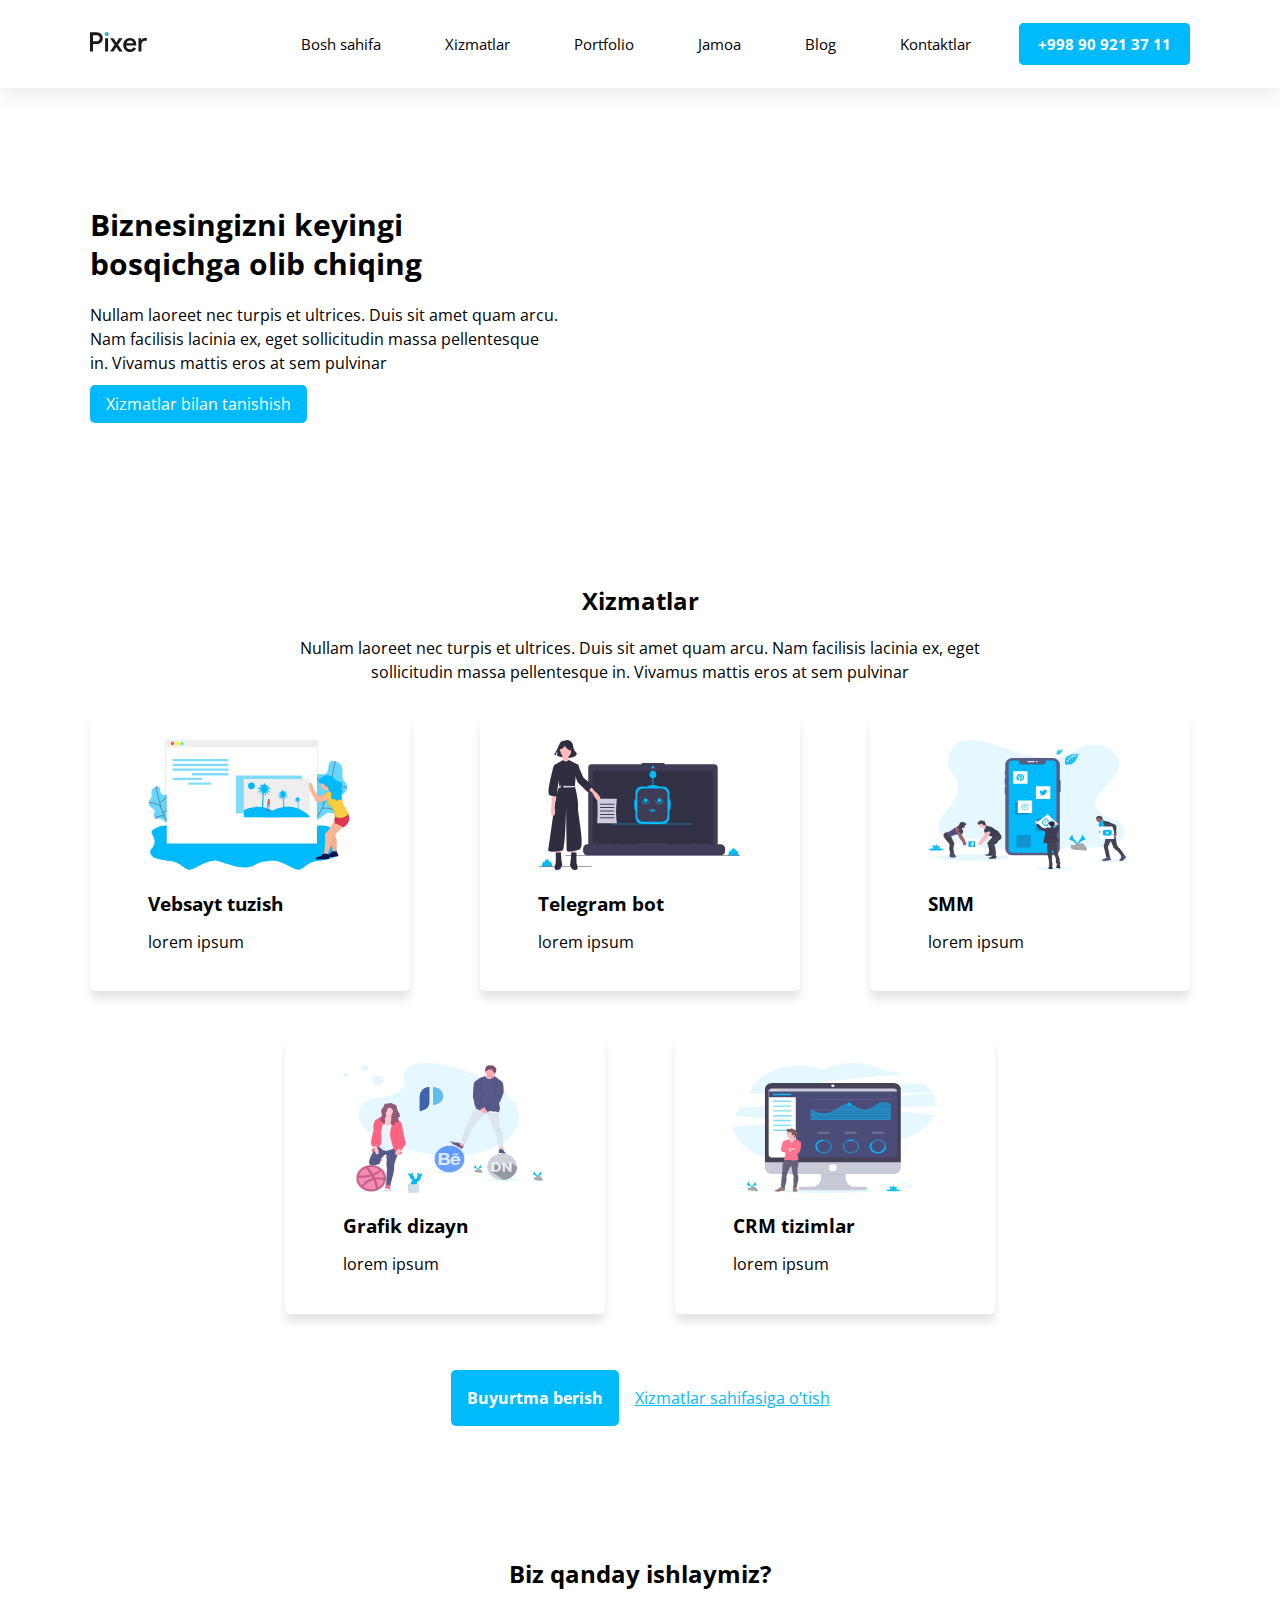
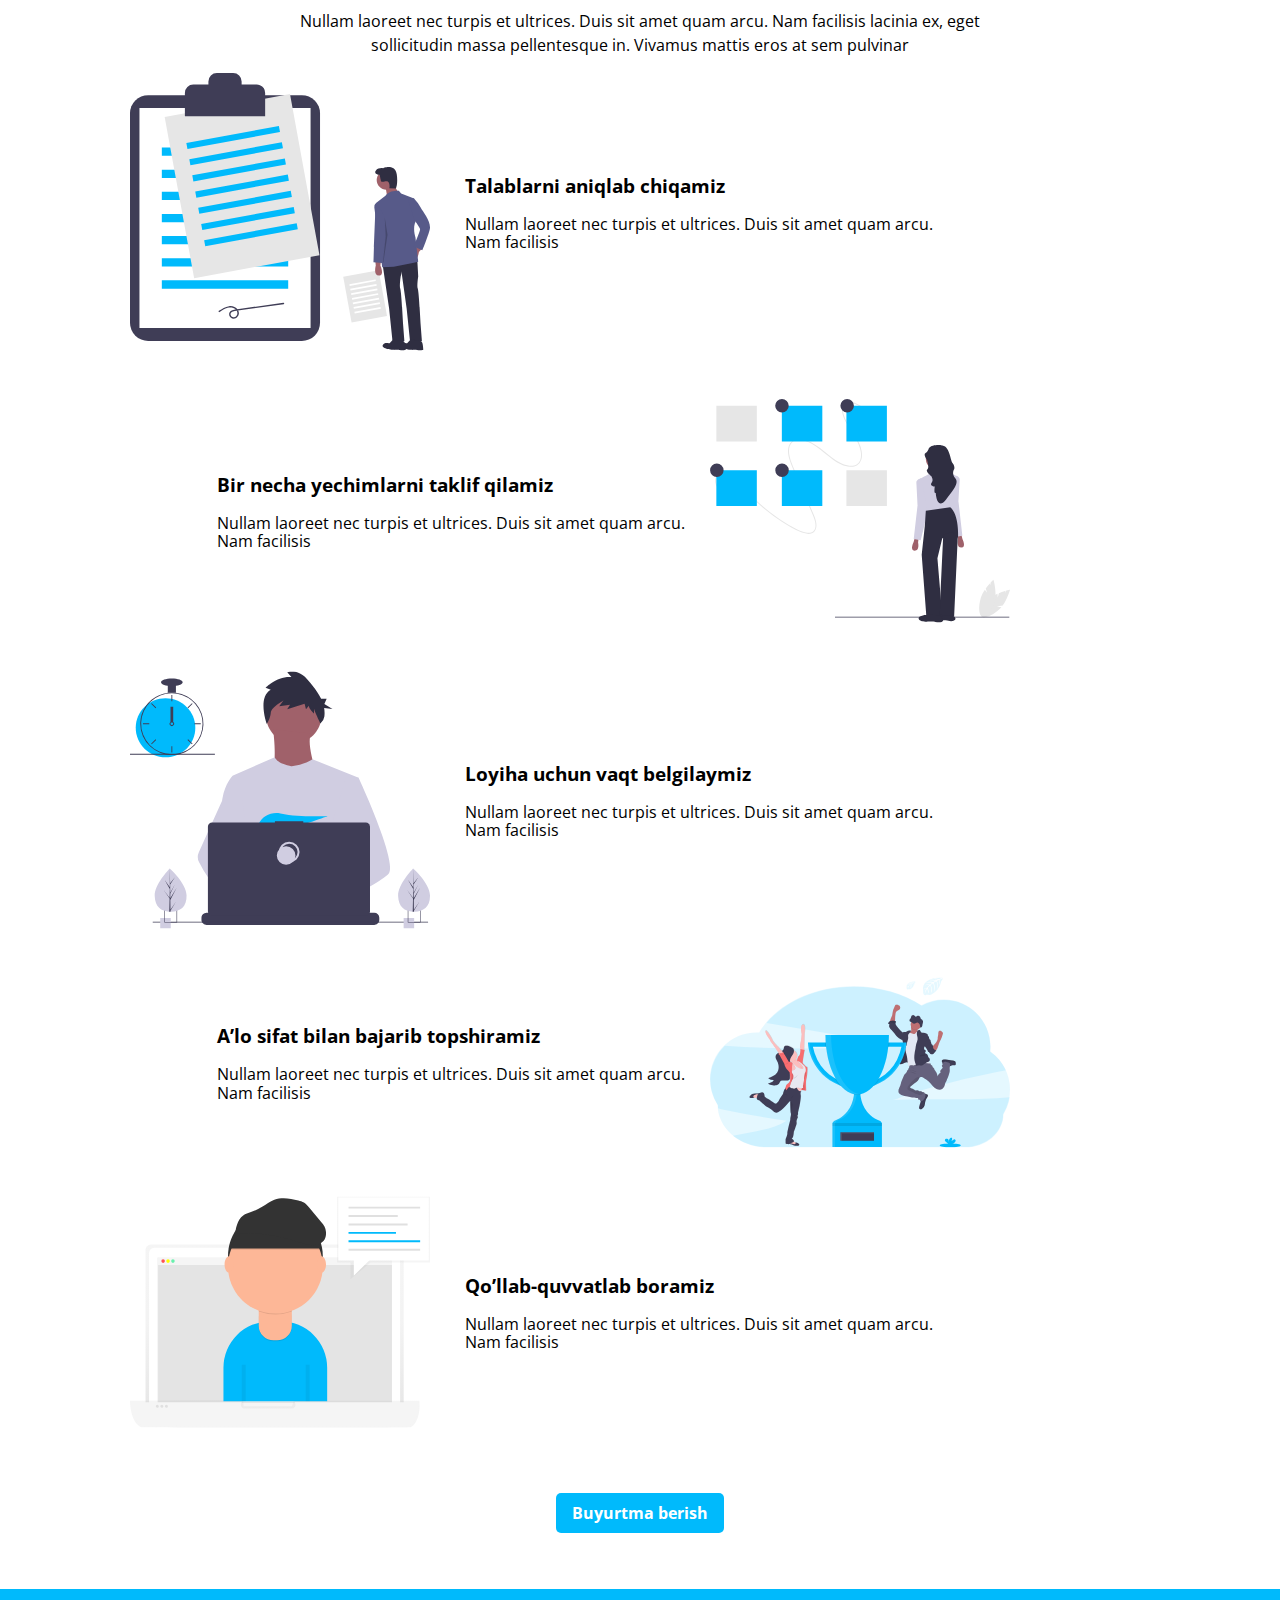
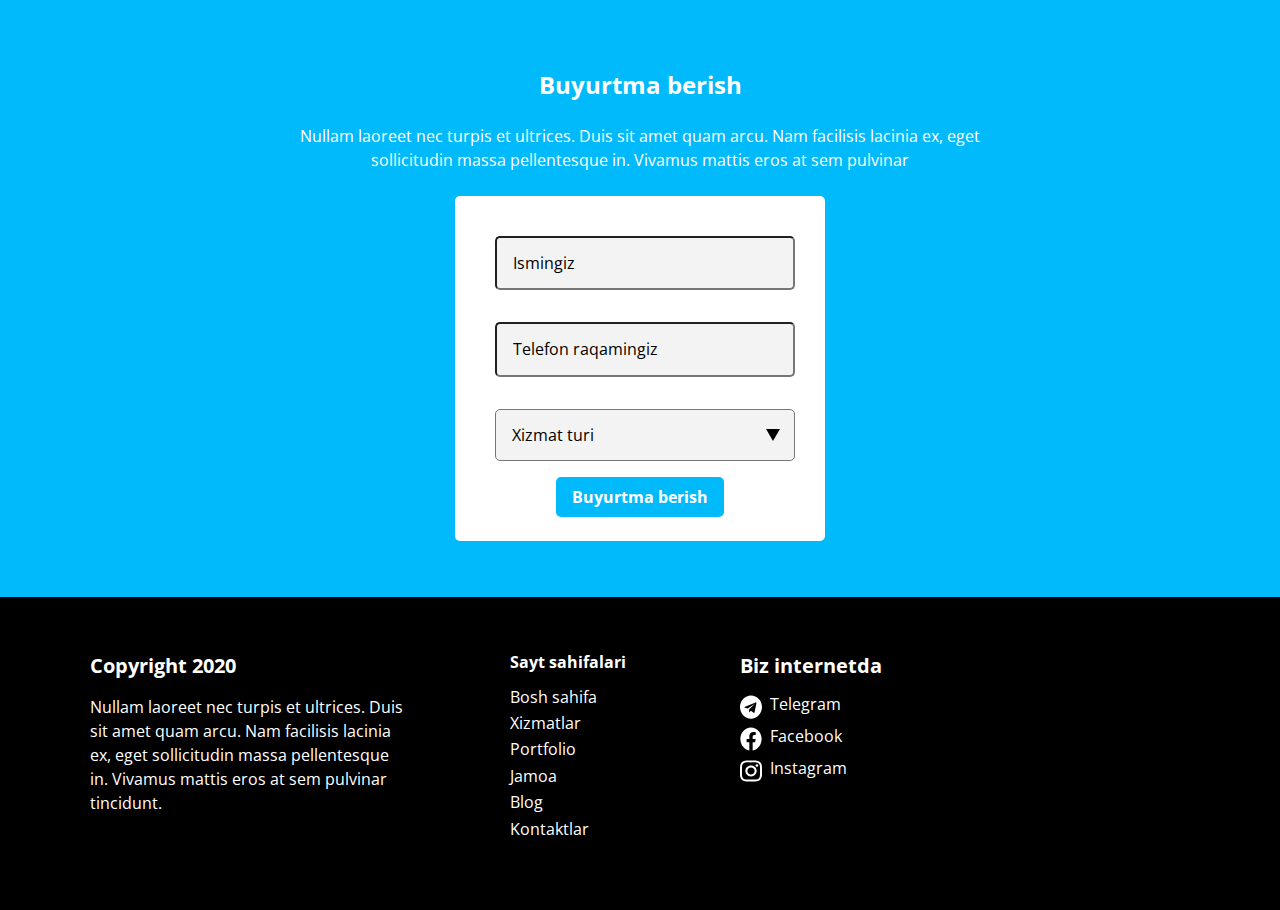
<file: index.html>
<!DOCTYPE html>
<html lang="en">
<head>
    <meta charset="UTF-8">
    <meta http-equiv="X-UA-Compatible" content="IE=edge">
    <meta name="viewport" content="width=device-width, initial-scale=1.0">
    <title>Pixer</title>
    <link rel="stylesheet" href="./css/main.min.css">
    <!-- <link rel="stylesheet" href="./css/main.css">
    <link rel="stylesheet" href="./css/normalize.css"> -->
</head>
<body>
    
    <!-- HEADER START    -->
    
    <header class="header-intro">
        <div class="container">
            <div class="header-inner">
                <a class="site-logo-img" href="./index.html"><img src="./images/logo.svg" 
                    width="58"
                    height="20"
                    alt="site-logo"></a>
                    <nav class="site-nav">
                        <ul class="site-nav-list">
                            <li class="site-nav-item">
                                <a  class="site-nav-link" href="./homepage.html">Bosh sahifa</a>
                            </li>
                            <li class="site-nav-item">
                                <a class="site-nav-link" href="./services.html">Xizmatlar</a>
                            </li>
                            <li class="site-nav-item">
                                <a class="site-nav-link" href="./portfolio.html">Portfolio</a>
                            </li>
                            <li class="site-nav-item">
                                <a class="site-nav-link" href="./team.html">Jamoa</a>
                            </li>
                            <li class="site-nav-item">
                                <a class="site-nav-link" href="./blog.html">Blog</a>
                            </li>
                            <li class="site-nav-item">
                                <a class="site-nav-link" href="./contacts.html">Kontaktlar</a>
                            </li>
                        </ul>
                    </nav>
                    <div>
                        <a  class="phone-number" href="tel:+998909213711">+998 90 921 37 11</a>
                    </div>
                </div>
            </div>
        </header> 
        
        <!-- HEADER FINISH   --> 
          
        <!-- MAIN START -->
        
          
            <!-- SECTION HERO START -->
        
        <main>
            <section class="section-hero">
                <div class="container">
                    <div class="section-hero-info">
                        <div class="section-hero-about">
                            <h1 class="section-hero-title">
                                Biznesingizni keyingi bosqichga
                                olib chiqing
                            </h1>
                            <p class="section-hero-text">
                                Nullam laoreet nec turpis et ultrices. Duis sit amet quam arcu. Nam facilisis lacinia ex, eget sollicitudin massa
                                pellentesque in. Vivamus mattis eros at sem pulvinar
                            </p>
                            <a class="section-hero-link" href="./services.second.html">Xizmatlar bilan tanishish</a>
                        </div>
                        <div class="section-hero-info-box">
                            <iframe  width="458" height="258" src="https://www.youtube.com/embed/6_pru8U2RmM"
                            title="The whole working-from-home thing — Apple" 
                            allow="accelerometer; autoplay; clipboard-write; encrypted-media; gyroscope; picture-in-picture"
                            allowfullscreen></iframe>
                        </div>
                    </div>
                </div> 
            </section>
                            
                                      
                                            <!-- SECTION HERO FINISH -->


                                            <!-- SECTION SERVICES START -->

            <section class="services">
                <div class="container">
                    <div class="services-info">
                        <h2 class="services-title">
                            Xizmatlar
                        </h2>
                        <p class="services-text">
                            Nullam laoreet nec turpis et ultrices. Duis sit amet quam arcu. Nam facilisis lacinia ex, eget sollicitudin massa
                            pellentesque in. Vivamus mattis eros at sem pulvinar
                        </p>
                    </div>
                    <ul class="services-list">
                        <li class="services-item">
                            <a class="services-link" href="./create.site.html"></a>
                            <h3 class="services-info-title">
                                Vebsayt tuzish
                            </h3>
                            <p class="services-info-text">
                                lorem ipsum
                            </p>
                        </li>
                        <li class="services-item">
                            <a class="services-link" href="./create.bot.html"></a>
                            <h3 class="services-info-title">
                                Telegram bot
                            </h3>
                            <p class="services-info-text">
                                lorem ipsum
                            </p>
                        </li>
                        <li class="services-item">
                            <a class="services-link" href="./smm.html"></a>
                            <h3 class="services-info-title">
                           SMM
                            </h3>
                            <p class="services-info-text">
                                lorem ipsum
                            </p>
                        </li>
                        <li class="services-item">
                            <a class="services-link" href="./designer.html"></a>
                            <h3 class="services-info-title">
                                Grafik dizayn
                            </h3>
                            <p class="services-info-text">
                                lorem ipsum
                            </p>
                        </li>
                        <li class="services-item">
                            <a class="services-link" href="./crm.html"></a>
                            <h3 class="services-info-title">
                            CRM tizimlar
                            </h3>
                            <p class="services-info-text">
                                lorem ipsum
                            </p>
                        </li>
                    </ul>
                    <div class="services-links">
                        <a  class="services-info-button" href="./order.html">Buyurtma berish</a>
                        <a  class="services-info-link" href="./services.html">Xizmatlar sahifasiga o’tish</a>
                    </div>
                </div>

            </section>


                                            <!-- SECTION SERVICES FINISH -->


                                            <!-- SECTION ABOUT WORKS START -->

            <section class="about-works">
                <div class="container">
                    <div class="about-works-info">
                        <h2 class="about-works-title">
                            Biz qanday ishlaymiz?
                        </h2>
                        <p class="about-works-text">
                            Nullam laoreet nec turpis et ultrices. Duis sit amet quam arcu. Nam facilisis lacinia ex, eget sollicitudin massa
                            pellentesque in. Vivamus mattis eros at sem pulvinar
                        </p>
                    </div>
                    <ol class="about-works-info-list">
                        <li class="about-works-info-item">
                            <div class="about-works-info-more">
                                <h3 class="about-works-info-more-title">
                                    Talablarni aniqlab chiqamiz
                                </h3>
                                <p class="about-works-info-more-text">
                                    Nullam laoreet nec turpis et ultrices. Duis sit amet quam arcu. Nam facilisis
                                </p>
                            </div>
                        </li>
                        <li class="about-works-info-item">
                            <div class="about-works-info-more">
                                <h3 class="about-works-info-more-title">
                                Bir necha yechimlarni taklif qilamiz
                                </h3>
                                <p class="about-works-info-more-text">
                                Nullam laoreet nec turpis et ultrices. Duis sit amet quam arcu. Nam facilisis
                                </p>
                            </div>
                        </li>
                        <li class="about-works-info-item">
                            <div class="about-works-info-more">
                                <h3 class="about-works-info-more-title">
                                Loyiha uchun vaqt belgilaymiz
                                </h3>
                                <p class="about-works-info-more-text">
                                    Nullam laoreet nec turpis et ultrices. Duis sit amet quam arcu. Nam facilisis
                                </p>
                            </div>
                        </li>
                        <li class="about-works-info-item">
                            <div class="about-works-info-more">
                                <h3 class="about-works-info-more-title">
                                    A’lo sifat bilan bajarib topshiramiz
                                </h3>
                                <p class="about-works-info-more-text">
                                    Nullam laoreet nec turpis et ultrices. Duis sit amet quam arcu. Nam facilisis
                                </p>
                            </div>
                        </li>
                        <li class="about-works-info-item">
                            <div class="about-works-info-more">
                                <h3 class="about-works-info-more-title">
                                Qo’llab-quvvatlab boramiz
                                </h3>
                                <p class="about-works-info-more-text">
                                    Nullam laoreet nec turpis et ultrices. Duis sit amet quam arcu. Nam facilisis
                                </p>
                            </div>
                        </li>
                    </ol>
                    <div class="about-works-link-info">
                        <a  class="about-works-info-more-link" href="./order.html">Buyurtma berish</a>
                    </div>
                </div>
            </section>
                              <!-- SECTION ABOUT WORKS FINISH -->
                               



                            <!-- SECTION ORDERS INPUTS START-->



            <section class="orders">
                <div class="container">
                    <div class="orders-info">
                        <h3 class="orders-info-title">
                            Buyurtma berish
                        </h3>
                        <p class="orders-info-text">
                            Nullam laoreet nec turpis et ultrices. Duis sit amet quam arcu. Nam facilisis lacinia ex, eget sollicitudin massa
                            pellentesque in. Vivamus mattis eros at sem pulvinar
                        </p>
                   </div>
                   <form class="orders-posts" action="https://echo.htmlacademy.ru/courses" method="post" autocomplete="off">
                    <input  class="orders-more" type="text" placeholder="Ismingiz" name="user_name" aria-label="Enter your name" minlength="2" maxlength="25" required >
                    <input class="orders-more" type="tel" placeholder="Telefon raqamingiz" name="user_phone_number" aria-label="Enter your phone numbur"
                     required>
                    <select class="select-orders" name="select-result" aria-label="choose your servic types" required  >
                        <option value="" selected disabled hidden >Xizmat turi</option>
                        <option value="vebsayt tuzish">Vebsayt tuzish</option>
                        <option value="telegram bot">Telegram bot</option>
                        <option value="smm">SMM</option>
                        <option value="grafik dizayn">Grafik dizayn</option>
                        <option value="crm tizimlar">CRM tizimlar</option>
                    </select>
                    <button class="btn" type="submit" >Buyurtma berish</button>
                   </form>
                    </div>
                </div>
            </section>
                            <!-- SECTION ORDERS INPUTS FINISH -->

                              <!-- MAIN FINISH -->
        </main>  
        
                                   <!-- FOOTER START -->

        <footer class="footer">
            <div class="container">
                <div class="footer-wrapper">
                    <div class="footer-copyright">
                        <strong class="footer-strong">Copyright 2020</strong>
                        <p class="footer-text">
                            Nullam laoreet nec turpis et ultrices. Duis sit amet quam arcu. Nam facilisis lacinia ex, eget
                            sollicitudin massa pellentesque in. Vivamus mattis eros at sem pulvinar tincidunt.
                        </p>
                    </div>
        
                    <div class="footer-pages-link">
                        <strong class="footer-title">Sayt sahifalari</strong>
                        <ul class="footer-list">
                            <li class="footer-item"><a class="footer-link" href="./homepage.html">Bosh sahifa</a></li>
                            <li class="footer-item"><a class="footer-link" href="./services.html">Xizmatlar</a></li>
                            <li class="footer-item"><a class="footer-link" href="./portfolio.html">Portfolio</a></li>
                            <li class="footer-item"><a class="footer-link" href="./team.html">Jamoa</a></li>
                            <li class="footer-item"><a class="footer-link" href="./blog.html">Blog</a></li>
                            <li class="footer-item"><a class="footer-link" href="./contacts.html">Kontaktlar</a></li>
                        </ul>
                    </div>
        
                    <div class="footer-apps">
                        <strong class="footer-strong">Biz internetda</strong>
                        <ul class="footer-list">
                            <li class="footer-item"><a class="footer-item-link"
                                    href="https://desktop.telegram.org/">Telegram</a></li>
                            <li class="footer-item"><a class="footer-item-link" href="https://www.facebook.com/">Facebook</a>
                            </li>
                            <li class="footer-item"><a class="footer-item-link" href="https://www.instagram.com/">Instagram</a>
                            </li>
                        </ul>
                    </div>
                </div>
            </div>
        </footer>
                            <!-- FOOTER FINISH -->
    </body>
    </html>
</file>
<file: css/main.css>
/*
* Prefixed by https://autoprefixer.github.io
* PostCSS: v8.4.14,
* Autoprefixer: v10.4.7
* Browsers: last 4 version
*/

:root{
    --main-font-family:"Open Sans" , "Arial" , sans-serif;
    --main-font-weight: 400;
    --main-text-color:  #000000;
    --inputs-bg-color:  #F3F3F3;
    --main-bg-color:#fff;
    --border-radius:5px;
    --section-bg-color:#00bafc;
}
/* open-sans-regular - latin */
@font-face {
    font-family: "Open Sans";
    font-style: normal;
    font-weight: 400;
    font-display: swap;
    src:
    url('../fonts/open-sans-v29-latin-regular.woff2') format('woff2'), /* Chrome 26+, Opera 23+, Firefox 39+ */
    url('../fonts/open-sans-v29-latin-regular.woff') format('woff'); /* Chrome 6+, Firefox 3.6+, IE 9+, Safari 5.1+ */
}
/* open-sans-700 - latin */
@font-face {
    font-family: 'Open Sans';
    font-style: normal;
    font-weight: 700;
    font-display: swap;
    src: 
    url('../fonts/open-sans-v29-latin-700.woff2') format('woff2'), /* Chrome 26+, Opera 23+, Firefox 39+ */
    url('../fonts/open-sans-v29-latin-700.woff') format('woff'); /* Chrome 6+, Firefox 3.6+, IE 9+, Safari 5.1+ */
}
*{
    -webkit-box-sizing: border-box;
            box-sizing: border-box;
}
body{
    font-family:"Open Sans" , "Arial" , sans-serif;
    font-weight: 400;
    margin: 0;
}
    
                 /* HEADER START */
.container{
    width: 1140px;
    margin: 0 auto;
    padding: 0 20px ;
    
}
.header-intro{
    background: var(--main-bg-color);
    -webkit-box-shadow: 0px 4px 20px rgba(0, 0, 0, 0.1);
            box-shadow: 0px 4px 20px rgba(0, 0, 0, 0.1);
}
.header-inner{
    display: -webkit-box;
    display: -ms-flexbox;
    display: flex;
    -webkit-box-align: center;
    -ms-flex-align: center;
    align-items: center;
    padding-top: 16px;
    padding-bottom: 16px;
    
}
.site-logo-img{
    margin-right: auto;
}
.site-nav-list{
    display: -webkit-box;
    display: -ms-flexbox;
    display: flex;
    -webkit-box-align: center;
    -ms-flex-align: center;
    align-items: center;
    list-style: none;
    
}
.site-nav-link{
    font-weight: var(--main-font-weight);
    font-size: 15px;
    line-height: 24px;
    color: var(--main-text-color);
    text-decoration: none;
    margin-right: 32px;
    padding-bottom: 13px;
    padding: 16px;
}
.site-nav-link:hover{
    border-bottom: 3px solid black ;
    
}
.site-nav-link:active{
    background-color: rgba(25, 25, 25, 0.7);
    color: var(--main-bg-color);
    padding: 16px;
    
}
.phone-number{
    font-weight: 700;
    font-size: 15px;
    line-height: 24px;
    color: var(--main-bg-color);
    padding: 8px 16px;
    background-color: var(--section-bg-color);
    border: 3px solid var(--section-bg-color);
    border-radius: var(--border-radius);
    text-decoration: none;
}
.phone-number:hover{
    background-color: var(--main-bg-color);
    color: #00bafc;
    border: 3px solid var(--section-bg-color);
    border-radius: var(--border-radius);
}
.phone-number:active{
    background-color: var(--section-bg-color);
    border-radius: 5px;
    color: var(--main-bg-color);
    opacity: 0.6;
}
                /* HEADER FINISH */

                
             /* SECTION HERO START  */

.section-hero-info{
    display: -webkit-box;
    display: -ms-flexbox;
    display: flex;
    -webkit-box-align: center;
    -ms-flex-align: center;
    align-items: center;
    -webkit-box-pack: justify;
     -ms-flex-pack: justify;
    justify-content: space-between;
    padding-top: 80px;
    padding-bottom: 80px;
}
.section-hero-about{
    width: 470px;
}
.section-hero-title{
    font-weight: 700;
    font-size: 30px;
    line-height: 130%;
    color: var(--main-text-color);
}
.section-hero-text{
    font-weight: 400;
    font-size: 16px;
    line-height: 24px;
    color: var(--main-text-color);
    margin-bottom: 20px;
}
.section-hero-link{
    padding: 8px 16px;
    color: var(--main-bg-color);
    background-color: var(--section-bg-color);
    text-decoration: none;
    border-radius:  var(--border-radius);
}
.section-hero-info-box iframe {
    border: none;
    border-radius: var(--border-radius);
}
.section-hero-link:hover{
    color: var(--main-bg-color);
    border-radius:  var(--border-radius);
    opacity: 0.8;
}
.section-hero-link:active{
    color: var(--main-bg-color);
    border-radius:  var(--border-radius);
    opacity: 0.6;
    
}
              /* SECTION HERO FINISH  */


                /* SECTION SERVICES START  */


.services{
    padding-top: 56px;
    padding-bottom: 56px;
}
.services-info{
    width: 719px;
    text-align: center;
    margin-right: auto;
    margin-left: auto;
}
.services-title{
    font-family: var(--main-font-family);
    font-weight: 700;
    font-size: 24px;
    line-height: 130%;
    text-align: center;
    color: var(--main-text-color);
}
.services-text{
    font-weight: var(--main-font-weight);
    font-size: 16px;
    line-height: 24px;
    text-align: center;
    color: #000000;
}
.services-list{
    display: -webkit-box;
    display: -ms-flexbox;
    display: flex;
    -webkit-box-align: center;
    -ms-flex-align: center;
    align-items: center;
    -webkit-box-pack: center;
    -ms-flex-pack: center;
    justify-content: center;
    -ms-flex-wrap: wrap;
    flex-wrap: wrap;
    margin-top: 24px;
    padding: 0;
    
}
.services-item:nth-child(2){
    margin-right: 70px;
    margin-left: 70px; 
}
.services-item:nth-child(4){
   margin-right: 70px;
}
.services-item{
    width: 320px;
    margin-top: 8px;
    margin-bottom: 40px;
    padding: 24px 58px;
    background: var(--main-bg-color);
    -webkit-box-shadow: 0px 8px 8px rgba(0, 0, 0, 0.1);
    box-shadow: 0px 8px 8px rgba(0, 0, 0, 0.1);
    border-radius:  var(--border-radius);
    list-style: none;
    
}
.services-item:hover{
    background: var(--main-bg-color);
    -webkit-box-shadow: 0px 12px 21px rgba(0, 0, 0, 0.1);
            box-shadow: 0px 12px 21px rgba(0, 0, 0, 0.1);
    border-radius: var(--border-radius);
}
.services-item:active{
    background: var(--main-bg-color);
    -webkit-box-shadow: 0px 4px 4px rgba(0, 0, 0, 0.2);
    box-shadow: 0px 4px 4px rgba(0, 0, 0, 0.2);
    border-radius:  var(--border-radius);
}
.services-item::before{
    display: inline-block;
    width: 203px;
    height: 130px;
    background-image: url("../images/site.svg");
    background-repeat: no-repeat;
    background-size: 203px 130px;
    background-position: center;
    content: "";
}
.services-item:nth-child(2)::before{
     display: inline-block;
    width: 203px;
    height: 130px;
    background-image: url("../images/tgbot.svg");
    background-repeat: no-repeat;
    background-size: 203px 130px;
    background-position: center;
    content: "";
}
.services-item:nth-child(3)::before{
     display: inline-block;
    width: 203px;
    height: 130px;
    background-image: url("../images/smm.svg");
    background-repeat: no-repeat;
    background-size: 203px 130px;
    background-position: center;
    content: "";
}
.services-item:nth-child(4)::before{
     display: inline-block;
    width: 203px;
    height: 130px;
    background-image: url("../images/vitamins.svg");
    background-repeat: no-repeat;
    background-size: 203px 130px;
    background-position: center;
    content: "";
}
.services-item:nth-child(5)::before{
     display: inline-block;
    width: 203px;
    height: 130px;
    background-image: url("../images/crm.svg");
    background-repeat: no-repeat;
    background-size: 203px 130px;
    background-position: center;
    content: "";
}
.services-list{
    display: -webkit-box;
    display: -ms-flexbox;
    display: flex;
    -webkit-box-pack: center;
    -ms-flex-pack: center;
    justify-content: center;
    -webkit-box-align: center;
    -ms-flex-align: center;
    align-items: center;
    -ms-flex-wrap: wrap;
    flex-wrap: wrap;
}
.services-links{
    display: -webkit-box;
    display: -ms-flexbox;
    display: flex;
    -webkit-box-align: center;
    -ms-flex-align: center;
    align-items: center;
    text-align: center;
    -webkit-box-pack: center;
    -ms-flex-pack: center;
    justify-content: center;
    
}
.services-info-button{
    font-weight: 700;
    font-size: 16px;
    line-height: 24px;
    color: var(--main-bg-color);
    padding: 16px;
    background-color: var(--section-bg-color);
    text-decoration: none;
    border-radius:  var(--border-radius);
}
.services-info-button:hover{
    background: rgba(0, 186, 252, 0.8);
    border-radius:  var(--border-radius);
}
.services-info-button:active{ 
   background: rgba(0, 186, 252, 0.6);
   border-radius:  var(--border-radius);
}
.services-info-link{
    font-weight: var(--main-font-weight);
    margin-left: 16px;
    font-size: 16px;
    line-height: 24px;
    text-align: center;
    text-decoration: underline;
    color: var(--section-bg-color);
}
                           
                         /* SECTION SERVICES FINISH  */



                         /* SECTION ABOUT WORKS START */
.about-works{
    padding-top: 56px;
    padding-bottom: 56px;
}
.about-works-info{
    width: 719px;
    text-align: center;
    margin-right: auto;
    margin-left: auto;
}
.about-works-title{
    font-family: var(--main-font-family);
    font-weight: 700;
    font-size: 24px;
    line-height: 130%;
    text-align: center;
    color: var(--main-text-color);
}
.about-works-text{
    font-weight: 400;
    font-size: 16px;
    line-height: 24px;
    text-align: center;
    color: var(--main-text-color);
}
.about-works-info-item{
    width: 832px;
    display: -webkit-box;
    display: -ms-flexbox;
    display: flex;
    -webkit-box-align: center;
    -ms-flex-align: center;
    align-items: center;
}
.about-works-info-more{
    width: 493px;
    margin-left: 35px;
}
.about-works-info-item::before{
    display: inline-block;
    width: 300px;
    height: 278px;
    background-image: url("../images/select.svg");
    background-repeat: no-repeat;
    background-position: center;
    background-size: 300px 278px;
    content: "";
}
.about-works-info-item:nth-child(2):before{
    display: inline-block;
    width: 300px;
    height: 224px;
    background-image: url("../images/taklif.svg");
    background-repeat: no-repeat;
    background-position: center;
    background-size: 300px 224px;
    content: "";
}
.about-works-info-item:nth-child(3):before{
    display: inline-block;
    width: 300px;
    height: 258px;
    background-image: url("../images/plan.svg");
    background-repeat: no-repeat;
    background-position: center;
    background-size: 300px 258px;
    content: "";
}
.about-works-info-item:nth-child(4):before{
    display: inline-block;
    width: 300px;
    height: 171px;
    background-image: url("../images/trophes.svg");
    background-repeat: no-repeat;
    background-position: center;
    background-size: 300px 171px;
    content: "";
}
.about-works-info-item:nth-child(5):before{
    display: inline-block;
    width: 300px;
    height: 232px;
    background-image: url("../images/support\ \(1\).svg");
    background-repeat: no-repeat;
    background-position: center;
    background-size: 300px 232px;
    content: "";
}
.about-works-info-item:nth-child(2n){
    -webkit-box-orient: horizontal;
    -webkit-box-direction: reverse;
    -ms-flex-direction: row-reverse;
    flex-direction: row-reverse;
    margin: 48px;
}
.about-works-link-info{
    display: -webkit-box;
    display: -ms-flexbox;
    display: flex;
    -webkit-box-pack: center;
    -ms-flex-pack: center;
    justify-content: center;
}
.about-works-info-more-link{
    font-weight: 700;
    font-size: 16px;
    line-height: 24px;
    color: var(--main-bg-color);
    margin-top: 49px;
    padding: 8px 16px;
    background-color: var(--section-bg-color);
    border-radius:  var(--border-radius);
    text-decoration: none;
}
.about-works-info-more-link:hover{
    background: rgba(0, 186, 252, 0.8);
    border-radius: var(--border-radius);

}
.about-works-info-more-link:active{
    background: rgba(0, 186, 252, 0.6);
    border-radius:  var(--border-radius);
}

                          /* SECTION ABOUT WORKS FINISH */



                          /* SECTION ORDERS INPUTS START */


.orders{
    background-color: var(--section-bg-color);
    padding: 56px;
}
.orders-info{
    width: 719px;
    margin-right: auto;
    margin-left: auto;
    text-align: center;
}
.orders-info-title{
    font-weight: 700;
    font-size: 24px;
    line-height: 130%;
    text-align: center;
    color: var(--main-bg-color);
}
.orders-info-text{
    font-weight: 400;
    font-size: 16px;
    line-height: 150%;
    text-align: center;
    color: var(--main-bg-color);
}
.orders-posts{
    width: 370px;
    margin-right: auto;
    margin-left: auto;
    margin-top: 24px;
    padding: 24px;
    background-color: var(--main-bg-color);
    border-radius: var(--border-radius);
    text-align: center;
}

.orders-more{
    width: 300px;
    margin: 16px;
    padding: 16px;
    background-color:  #F3F3F3;
    border-radius:  var(--border-radius);
}
.orders-more::-webkit-input-placeholder{
    font-weight: 400;
    font-size: 16px;
    line-height: 150%;
    color: #000000;
}
.orders-more::-moz-placeholder{
    font-weight: 400;
    font-size: 16px;
    line-height: 150%;
    color: #000000;
}
.orders-more:-ms-input-placeholder{
    font-weight: 400;
    font-size: 16px;
    line-height: 150%;
    color: #000000;
}
.orders-more::-ms-input-placeholder{
    font-weight: 400;
    font-size: 16px;
    line-height: 150%;
    color: #000000;
}
.orders-more::placeholder{
    font-weight: 400;
    font-size: 16px;
    line-height: 150%;
    color: #000000;
}
.select-orders{
    width: 300px;
    margin: 16px;
    padding: 16px;
    background-color:  var(--inputs-bg-color);
    border-radius:  var(--border-radius);
    -webkit-appearance: none;
    -moz-appearance: none;
    appearance: none;
    background-image: url("../images/Polygon 1.svg");
    background-repeat: no-repeat;
    background-position: calc(95%);
}
.select-orders::-webkit-input-placeholder{
    font-weight: 400;
    font-size: 16px;
    line-height: 150%;
    text-align: center;
    color: #000000;
}
.select-orders::-moz-placeholder{
    font-weight: 400;
    font-size: 16px;
    line-height: 150%;
    text-align: center;
    color: #000000;
}
.select-orders:-ms-input-placeholder{
    font-weight: 400;
    font-size: 16px;
    line-height: 150%;
    text-align: center;
    color: #000000;
}
.select-orders::-ms-input-placeholder{
    font-weight: 400;
    font-size: 16px;
    line-height: 150%;
    text-align: center;
    color: #000000;
}
.select-orders::placeholder{
    font-weight: 400;
    font-size: 16px;
    line-height: 150%;
    text-align: center;
    color: #000000;
}
.btn{
    font-weight: 700;
    font-size: 16px;
    line-height: 24px;
    color: var(--main-bg-color);
    padding: 8px 16px;
    background: var(--section-bg-color);
    border-radius:  var(--border-radius);
    border: none;
}
.btn:hover{
    background: rgba(0, 186, 252, 0.8);
    border-radius:  var(--border-radius);
}
.btn:active{
    background: rgba(0, 186, 252, 0.6);
    border-radius:  var(--border-radius);
}
                                    
                                     /* SECTION ORDERS INPUTS FINISH */


                                         /* FOOTER START */

.footer {
   padding-top: 56px;
   padding-bottom: 56px;
   background-color: #000;
   color: var(--main-bg-color);
}

.footer-wrapper {
   display: -webkit-box;
   display: -ms-flexbox;
   display: flex;
}

.footer-copyright {
   width: 320px;
   margin-right: 100px;
}

.footer-strong {
   font-size: 20px;
   line-height: 130%;
}

.footer-text {
   margin: 0;
   margin-top: 16px;
   line-height: 150%;
}

.footer-pages-link {
   width: 143px;
   margin-right: 87px;
}

.footer-list {
   margin-top: 16px;
   display: -webkit-box;
   display: -ms-flexbox;
   display: flex;
   -webkit-box-orient: vertical;
   -webkit-box-direction: normal;
    -ms-flex-direction: column;
    flex-direction: column;
   gap: 8px;
   list-style: none;
   padding-left: 0;
}


.footer-link {
   text-decoration: none;
   color: var(--main-bg-color);
   
}

.footer-link:hover {
   color: var(--section-bg-color);
}

.footer-link:active {
   opacity: 0.6;
}

.footer-apps {
   width: 142px;
}

.footer-item-link {
   display: -webkit-box;
   display: -ms-flexbox;
   display: flex;
   text-decoration: none;
   color: var(--main-bg-color);
}

.footer-item-link:hover {
   color: var(--section-bg-color);
}

.footer-item-link:active {
   opacity: 0.6;
}

.footer-item-link::before {
   content: "";
   display: inline-block;
   width: 22px;
   height: 24px;
   background-repeat: no-repeat;
   background-size: contain;
   background-position: center;
   margin-right: 8px;
}

.footer-item:nth-child(1) .footer-item-link::before {
   background-image: url("../images/tg.svg");
}

.footer-item:nth-child(2) .footer-item-link::before {
   background-image: url("../images/facebook.svg");
}

.footer-item:nth-child(3) .footer-item-link::before {
   background-image: url("../images/insta.svg");
}

      /* FOOTER START */
</file>
<file: css/main.min.css>
html{line-height:1.15;-webkit-text-size-adjust:100%}body{margin:0}main{display:block}h1{font-size:2em;margin:.67em 0}hr{-webkit-box-sizing:content-box;box-sizing:content-box;height:0;overflow:visible}pre{font-family:monospace,monospace;font-size:1em}a{background-color:transparent}abbr[title]{border-bottom:none;text-decoration:underline;-webkit-text-decoration:underline dotted;text-decoration:underline dotted}b,strong{font-weight:bolder}code,kbd,samp{font-family:monospace,monospace;font-size:1em}small{font-size:80%}sub,sup{font-size:75%;line-height:0;position:relative;vertical-align:baseline}sub{bottom:-.25em}sup{top:-.5em}img{border-style:none}button,input,optgroup,select,textarea{font-family:inherit;font-size:100%;line-height:1.15;margin:0}button,input{overflow:visible}button,select{text-transform:none}button,[type=button],[type=reset],[type=submit]{-webkit-appearance:button}button::-moz-focus-inner,[type=button]::-moz-focus-inner,[type=reset]::-moz-focus-inner,[type=submit]::-moz-focus-inner{border-style:none;padding:0}
button:-moz-focusring,[type=button]:-moz-focusring,[type=reset]:-moz-focusring,[type=submit]:-moz-focusring{outline:1px dotted ButtonText}fieldset{padding:.35em .75em .625em}legend{-webkit-box-sizing:border-box;box-sizing:border-box;color:inherit;display:table;max-width:100%;padding:0;white-space:normal}progress{vertical-align:baseline}textarea{overflow:auto}[type=checkbox],[type=radio]{-webkit-box-sizing:border-box;box-sizing:border-box;padding:0}[type=number]::-webkit-inner-spin-button,[type=number]::-webkit-outer-spin-button{height:auto}[type=search]{-webkit-appearance:textfield;outline-offset:-2px}[type=search]::-webkit-search-decoration{-webkit-appearance:none}::-webkit-file-upload-button{-webkit-appearance:button;font:inherit}details{display:block}summary{display:list-item}template{display:none}[hidden]{display:none}
:root{--main-font-family:"Open Sans","Arial",sans-serif;--main-font-weight:400;--main-text-color:#000;--inputs-bg-color:#f3f3f3;--main-bg-color:#fff;--border-radius:5px;--section-bg-color:#00bafc}@font-face{font-family:"Open Sans";font-style:normal;font-weight:400;font-display:swap;src:url('../fonts/open-sans-v29-latin-regular.woff2') format('woff2'),url('../fonts/open-sans-v29-latin-regular.woff') format('woff')}@font-face{font-family:'Open Sans';font-style:normal;font-weight:700;font-display:swap;src:url('../fonts/open-sans-v29-latin-700.woff2') format('woff2'),url('../fonts/open-sans-v29-latin-700.woff') format('woff')}*{-webkit-box-sizing:border-box;box-sizing:border-box}body{font-family:"Open Sans","Arial",sans-serif;font-weight:400;margin:0}.container{width:1140px;margin:0 auto;padding:0 20px}.header-intro{background:var(--main-bg-color);-webkit-box-shadow:0px 4px 20px rgba(0,0,0,.1);box-shadow:0px 4px 20px rgba(0,0,0,.1)}.header-inner{display:-webkit-box;display:-ms-flexbox;display:flex;-webkit-box-align:center;-ms-flex-align:center;align-items:center;padding-top:16px;padding-bottom:16px}
.site-logo-img{margin-right:auto}.site-nav-list{display:-webkit-box;display:-ms-flexbox;display:flex;-webkit-box-align:center;-ms-flex-align:center;align-items:center;list-style:none}.site-nav-link{font-weight:var(--main-font-weight);font-size:15px;line-height:24px;color:var(--main-text-color);text-decoration:none;margin-right:32px;padding-bottom:13px;padding:16px}.site-nav-link:hover{border-bottom:3px solid #000}.site-nav-link:active{background-color:rgba(25,25,25,.7);color:var(--main-bg-color);padding:16px}.phone-number{font-weight:700;font-size:15px;line-height:24px;color:var(--main-bg-color);padding:8px 16px;background-color:var(--section-bg-color);border:3px solid var(--section-bg-color);border-radius:var(--border-radius);text-decoration:none}.phone-number:hover{background-color:var(--main-bg-color);color:#00bafc;border:3px solid var(--section-bg-color);border-radius:var(--border-radius)}.phone-number:active{background-color:var(--section-bg-color);border-radius:5px;color:var(--main-bg-color);opacity:.6}
.section-hero-info{display:-webkit-box;display:-ms-flexbox;display:flex;-webkit-box-align:center;-ms-flex-align:center;align-items:center;-webkit-box-pack:justify;-ms-flex-pack:justify;justify-content:space-between;padding-top:80px;padding-bottom:80px}.section-hero-about{width:470px}.section-hero-title{font-weight:700;font-size:30px;line-height:130%;color:var(--main-text-color)}.section-hero-text{font-weight:400;font-size:16px;line-height:24px;color:var(--main-text-color);margin-bottom:20px}.section-hero-link{padding:8px 16px;color:var(--main-bg-color);background-color:var(--section-bg-color);text-decoration:none;border-radius:var(--border-radius)}.section-hero-info-box iframe{border:none;border-radius:var(--border-radius)}.section-hero-link:hover{color:var(--main-bg-color);border-radius:var(--border-radius);opacity:.8}.section-hero-link:active{color:var(--main-bg-color);border-radius:var(--border-radius);opacity:.6}.services{padding-top:56px;padding-bottom:56px}.services-info{width:719px;text-align:center;margin-right:auto;margin-left:auto}
.services-title{font-family:var(--main-font-family);font-weight:700;font-size:24px;line-height:130%;text-align:center;color:var(--main-text-color)}.services-text{font-weight:var(--main-font-weight);font-size:16px;line-height:24px;text-align:center;color:#000}.services-list{display:-webkit-box;display:-ms-flexbox;display:flex;-webkit-box-align:center;-ms-flex-align:center;align-items:center;-webkit-box-pack:center;-ms-flex-pack:center;justify-content:center;-ms-flex-wrap:wrap;flex-wrap:wrap;margin-top:24px;padding:0}.services-item:nth-child(2){margin-right:70px;margin-left:70px}.services-item:nth-child(4){margin-right:70px}.services-item{width:320px;margin-top:8px;margin-bottom:40px;padding:24px 58px;background:var(--main-bg-color);-webkit-box-shadow:0px 8px 8px rgba(0,0,0,.1);box-shadow:0px 8px 8px rgba(0,0,0,.1);border-radius:var(--border-radius);list-style:none}.services-item:hover{background:var(--main-bg-color);-webkit-box-shadow:0px 12px 21px rgba(0,0,0,.1);box-shadow:0px 12px 21px rgba(0,0,0,.1);border-radius:var(--border-radius)}
.services-item:active{background:var(--main-bg-color);-webkit-box-shadow:0px 4px 4px rgba(0,0,0,.2);box-shadow:0px 4px 4px rgba(0,0,0,.2);border-radius:var(--border-radius)}.services-item:before{display:inline-block;width:203px;height:130px;background-image:url("../images/site.svg");background-repeat:no-repeat;background-size:203px 130px;background-position:center;content:""}.services-item:nth-child(2):before{display:inline-block;width:203px;height:130px;background-image:url("../images/tgbot.svg");background-repeat:no-repeat;background-size:203px 130px;background-position:center;content:""}.services-item:nth-child(3):before{display:inline-block;width:203px;height:130px;background-image:url("../images/smm.svg");background-repeat:no-repeat;background-size:203px 130px;background-position:center;content:""}.services-item:nth-child(4):before{display:inline-block;width:203px;height:130px;background-image:url("../images/vitamins.svg");background-repeat:no-repeat;background-size:203px 130px;background-position:center;content:""}
.services-item:nth-child(5):before{display:inline-block;width:203px;height:130px;background-image:url("../images/crm.svg");background-repeat:no-repeat;background-size:203px 130px;background-position:center;content:""}.services-list{display:-webkit-box;display:-ms-flexbox;display:flex;-webkit-box-pack:center;-ms-flex-pack:center;justify-content:center;-webkit-box-align:center;-ms-flex-align:center;align-items:center;-ms-flex-wrap:wrap;flex-wrap:wrap}.services-links{display:-webkit-box;display:-ms-flexbox;display:flex;-webkit-box-align:center;-ms-flex-align:center;align-items:center;text-align:center;-webkit-box-pack:center;-ms-flex-pack:center;justify-content:center}.services-info-button{font-weight:700;font-size:16px;line-height:24px;color:var(--main-bg-color);padding:16px;background-color:var(--section-bg-color);text-decoration:none;border-radius:var(--border-radius)}.services-info-button:hover{background:rgba(0,186,252,.8);border-radius:var(--border-radius)}.services-info-button:active{background:rgba(0,186,252,.6);border-radius:var(--border-radius)}
.services-info-link{font-weight:var(--main-font-weight);margin-left:16px;font-size:16px;line-height:24px;text-align:center;text-decoration:underline;color:var(--section-bg-color)}.about-works{padding-top:56px;padding-bottom:56px}.about-works-info{width:719px;text-align:center;margin-right:auto;margin-left:auto}.about-works-title{font-family:var(--main-font-family);font-weight:700;font-size:24px;line-height:130%;text-align:center;color:var(--main-text-color)}.about-works-text{font-weight:400;font-size:16px;line-height:24px;text-align:center;color:var(--main-text-color)}.about-works-info-item{width:832px;display:-webkit-box;display:-ms-flexbox;display:flex;-webkit-box-align:center;-ms-flex-align:center;align-items:center}.about-works-info-more{width:493px;margin-left:35px}.about-works-info-item:before{display:inline-block;width:300px;height:278px;background-image:url("../images/select.svg");background-repeat:no-repeat;background-position:center;background-size:300px 278px;content:""}
.about-works-info-item:nth-child(2):before{display:inline-block;width:300px;height:224px;background-image:url("../images/taklif.svg");background-repeat:no-repeat;background-position:center;background-size:300px 224px;content:""}.about-works-info-item:nth-child(3):before{display:inline-block;width:300px;height:258px;background-image:url("../images/plan.svg");background-repeat:no-repeat;background-position:center;background-size:300px 258px;content:""}.about-works-info-item:nth-child(4):before{display:inline-block;width:300px;height:171px;background-image:url("../images/trophes.svg");background-repeat:no-repeat;background-position:center;background-size:300px 171px;content:""}.about-works-info-item:nth-child(5):before{display:inline-block;width:300px;height:232px;background-image:url("../images/support\ \(1\).svg");background-repeat:no-repeat;background-position:center;background-size:300px 232px;content:""}.about-works-info-item:nth-child(2n){-webkit-box-orient:horizontal;-webkit-box-direction:reverse;-ms-flex-direction:row-reverse;flex-direction:row-reverse;margin:48px}
.about-works-link-info{display:-webkit-box;display:-ms-flexbox;display:flex;-webkit-box-pack:center;-ms-flex-pack:center;justify-content:center}.about-works-info-more-link{font-weight:700;font-size:16px;line-height:24px;color:var(--main-bg-color);margin-top:49px;padding:8px 16px;background-color:var(--section-bg-color);border-radius:var(--border-radius);text-decoration:none}.about-works-info-more-link:hover{background:rgba(0,186,252,.8);border-radius:var(--border-radius)}.about-works-info-more-link:active{background:rgba(0,186,252,.6);border-radius:var(--border-radius)}.orders{background-color:var(--section-bg-color);padding:56px}.orders-info{width:719px;margin-right:auto;margin-left:auto;text-align:center}.orders-info-title{font-weight:700;font-size:24px;line-height:130%;text-align:center;color:var(--main-bg-color)}.orders-info-text{font-weight:400;font-size:16px;line-height:150%;text-align:center;color:var(--main-bg-color)}.orders-posts{width:370px;margin-right:auto;margin-left:auto;margin-top:24px;padding:24px;background-color:var(--main-bg-color);border-radius:var(--border-radius);text-align:center}
.orders-more{width:300px;margin:16px;padding:16px;background-color:#f3f3f3;border-radius:var(--border-radius)}.orders-more::-webkit-input-placeholder{font-weight:400;font-size:16px;line-height:150%;color:#000}.orders-more::-moz-placeholder{font-weight:400;font-size:16px;line-height:150%;color:#000}.orders-more:-ms-input-placeholder{font-weight:400;font-size:16px;line-height:150%;color:#000}.orders-more::-ms-input-placeholder{font-weight:400;font-size:16px;line-height:150%;color:#000}.orders-more::placeholder{font-weight:400;font-size:16px;line-height:150%;color:#000}.select-orders{width:300px;margin:16px;padding:16px;background-color:var(--inputs-bg-color);border-radius:var(--border-radius);-webkit-appearance:none;-moz-appearance:none;appearance:none;background-image:url("../images/Polygon 1.svg");background-repeat:no-repeat;background-position:calc(95%)}.select-orders::-webkit-input-placeholder{font-weight:400;font-size:16px;line-height:150%;text-align:center;color:#000}.select-orders::-moz-placeholder{font-weight:400;font-size:16px;line-height:150%;text-align:center;color:#000}
.select-orders:-ms-input-placeholder{font-weight:400;font-size:16px;line-height:150%;text-align:center;color:#000}.select-orders::-ms-input-placeholder{font-weight:400;font-size:16px;line-height:150%;text-align:center;color:#000}.select-orders::placeholder{font-weight:400;font-size:16px;line-height:150%;text-align:center;color:#000}.btn{font-weight:700;font-size:16px;line-height:24px;color:var(--main-bg-color);padding:8px 16px;background:var(--section-bg-color);border-radius:var(--border-radius);border:none}.btn:hover{background:rgba(0,186,252,.8);border-radius:var(--border-radius)}.btn:active{background:rgba(0,186,252,.6);border-radius:var(--border-radius)}.footer{padding-top:56px;padding-bottom:56px;background-color:#000;color:var(--main-bg-color)}.footer-wrapper{display:-webkit-box;display:-ms-flexbox;display:flex}.footer-copyright{width:320px;margin-right:100px}.footer-strong{font-size:20px;line-height:130%}.footer-text{margin:0;margin-top:16px;line-height:150%}.footer-pages-link{width:143px;margin-right:87px}
.footer-list{margin-top:16px;display:-webkit-box;display:-ms-flexbox;display:flex;-webkit-box-orient:vertical;-webkit-box-direction:normal;-ms-flex-direction:column;flex-direction:column;gap:8px;list-style:none;padding-left:0}.footer-link{text-decoration:none;color:var(--main-bg-color)}.footer-link:hover{color:var(--section-bg-color)}.footer-link:active{opacity:.6}.footer-apps{width:142px}.footer-item-link{display:-webkit-box;display:-ms-flexbox;display:flex;text-decoration:none;color:var(--main-bg-color)}.footer-item-link:hover{color:var(--section-bg-color)}.footer-item-link:active{opacity:.6}.footer-item-link:before{content:"";display:inline-block;width:22px;height:24px;background-repeat:no-repeat;background-size:contain;background-position:center;margin-right:8px}.footer-item:nth-child(1) .footer-item-link:before{background-image:url("../images/tg.svg")}.footer-item:nth-child(2) .footer-item-link:before{background-image:url("../images/facebook.svg")}.footer-item:nth-child(3) .footer-item-link:before{background-image:url("../images/insta.svg")}
</file>
